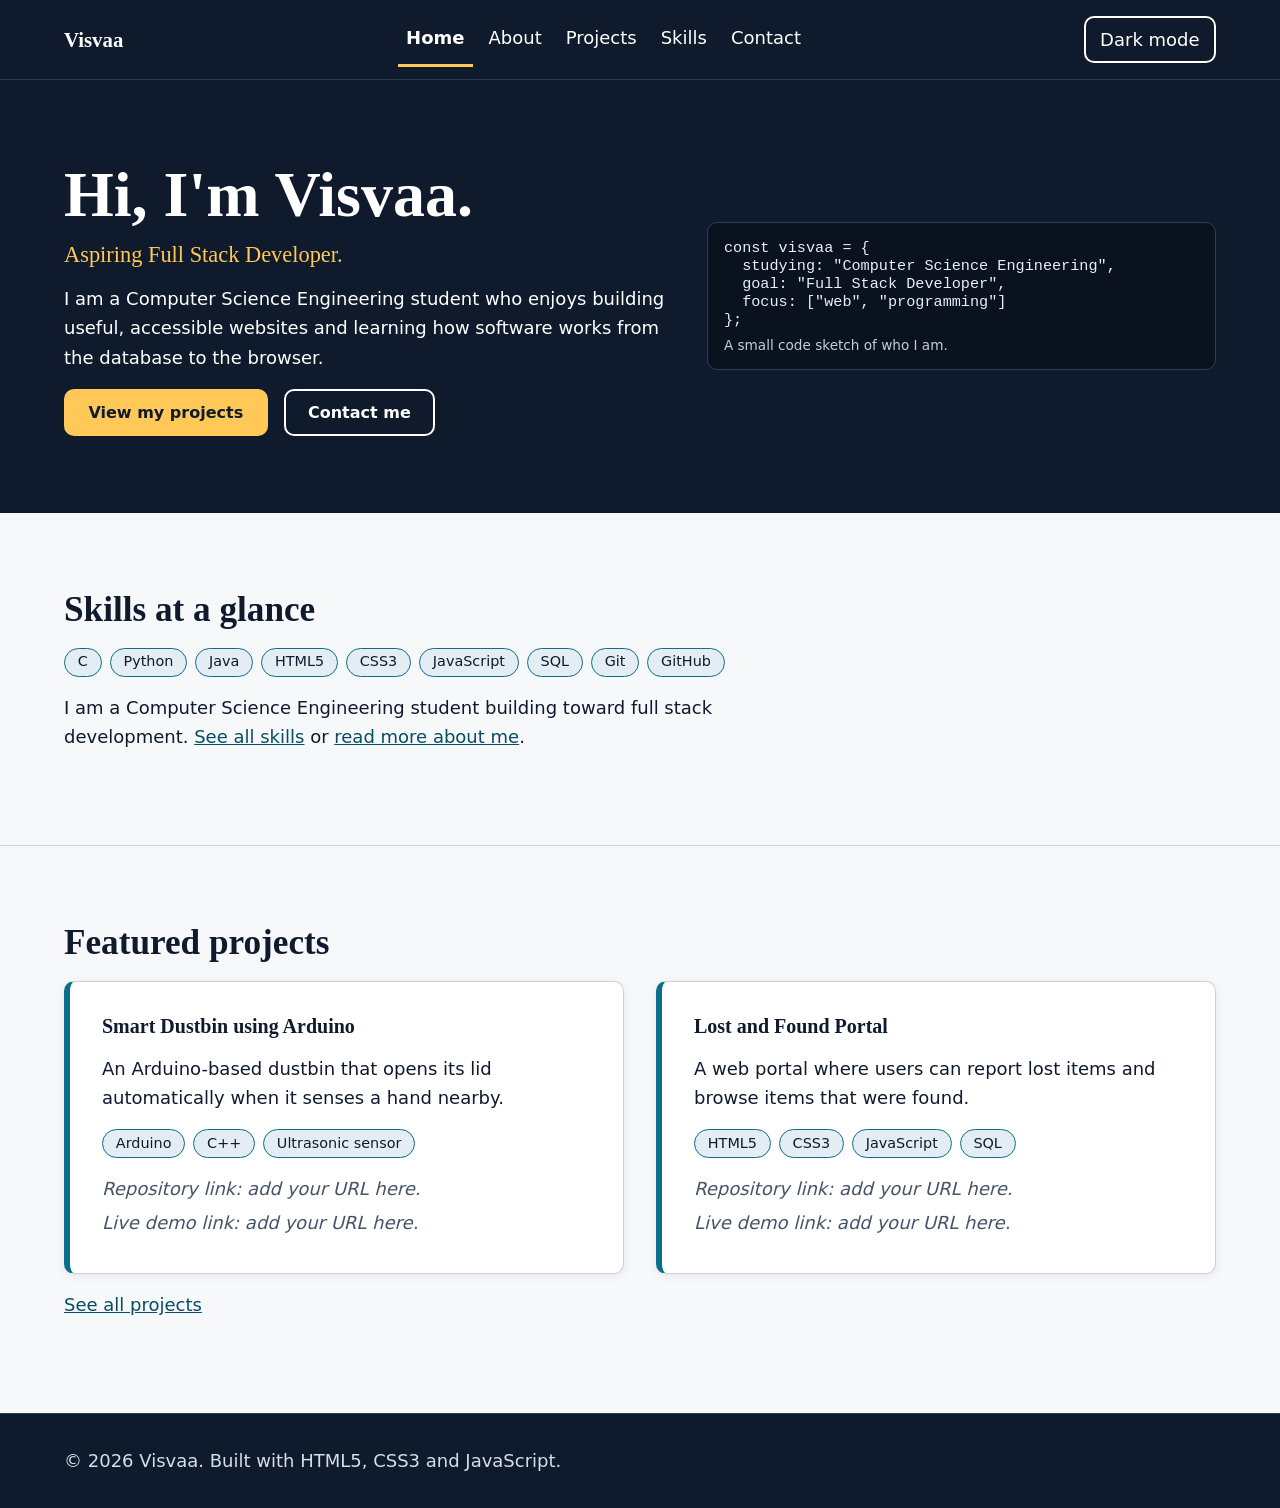
<file: index.html>
<!DOCTYPE html>
<html lang="en">
<head>
  <meta charset="UTF-8">
  <meta name="viewport" content="width=device-width, initial-scale=1">
  <meta name="color-scheme" content="light dark">
  <script>
    (function () {
      try {
        var t = localStorage.getItem("theme");
        if (t !== "dark" && t !== "light") t = matchMedia("(prefers-color-scheme: dark)").matches ? "dark" : "light";
        document.documentElement.setAttribute("data-theme", t);
      } catch (e) {}
    })();
  </script>
  <title>Home | Visvaa Portfolio</title>
  <meta name="description" content="Visvaa is a Computer Science Engineering student and aspiring Full Stack Developer. See projects, skills and contact details.">
  <link rel="stylesheet" href="css/style.css">
  <script src="js/script.js" defer></script>
</head>
<body>
  <a class="skip-link" href="#main">Skip to main content</a>
  <header class="site-header">
    <div class="container header-inner">
      <a class="brand" href="index.html">Visvaa</a>
      <div class="header-actions">
        <button class="theme-toggle" id="theme-toggle" type="button" aria-pressed="false">Dark mode</button>
        <button class="menu-toggle" id="menu-toggle" type="button" aria-expanded="false" aria-controls="site-menu">Menu</button>
      </div>
      <nav aria-label="Main">
        <ul class="nav-list" id="site-menu"><li><a href="index.html" aria-current="page">Home</a></li><li><a href="about.html">About</a></li><li><a href="projects.html">Projects</a></li><li><a href="skills.html">Skills</a></li><li><a href="contact.html">Contact</a></li></ul>
      </nav>
    </div>
  </header>
  <main id="main">
    <section class="hero" aria-labelledby="hero-title">
      <div class="container hero-grid">
        <div>
          <h1 id="hero-title">Hi, I'm Visvaa.</h1>
          <p class="subtitle">Aspiring Full Stack Developer.</p>
          <p>I am a Computer Science Engineering student who enjoys building useful, accessible websites and learning how software works from the database to the browser.</p>
          <div class="btn-group">
            <a class="btn btn-light" href="projects.html">View my projects</a>
            <a class="btn btn-outline" href="contact.html">Contact me</a>
          </div>
        </div>
        <figure class="code-card">
<pre><code>const visvaa = {
  studying: "Computer Science Engineering",
  goal: "Full Stack Developer",
  focus: ["web", "programming"]
};</code></pre>
          <figcaption>A small code sketch of who I am.</figcaption>
        </figure>
      </div>
    </section>
    <section class="block" aria-labelledby="glance-title">
      <div class="container">
        <h2 id="glance-title">Skills at a glance</h2>
        <ul class="tags">
          <li>C</li><li>Python</li><li>Java</li><li>HTML5</li><li>CSS3</li><li>JavaScript</li><li>SQL</li><li>Git</li><li>GitHub</li>
        </ul>
        <p>I am a Computer Science Engineering student building toward full stack development. <a href="skills.html">See all skills</a> or <a href="about.html">read more about me</a>.</p>
      </div>
    </section>
    <section class="block" aria-labelledby="featured-title">
      <div class="container">
        <h2 id="featured-title">Featured projects</h2>
        <ul class="grid">
          <li><article class="card">
            <h3>Smart Dustbin using Arduino</h3>
            <p>An Arduino-based dustbin that opens its lid automatically when it senses a hand nearby.</p>
            <ul class="tags" aria-label="Technologies used"><li>Arduino</li><li>C++</li><li>Ultrasonic sensor</li></ul>
            <p class="placeholder">Repository link: add your URL here.</p>
            <p class="placeholder">Live demo link: add your URL here.</p>
          </article></li>
          <li><article class="card">
            <h3>Lost and Found Portal</h3>
            <p>A web portal where users can report lost items and browse items that were found.</p>
            <ul class="tags" aria-label="Technologies used"><li>HTML5</li><li>CSS3</li><li>JavaScript</li><li>SQL</li></ul>
            <p class="placeholder">Repository link: add your URL here.</p>
            <p class="placeholder">Live demo link: add your URL here.</p>
          </article></li>
        </ul>
        <p><a href="projects.html">See all projects</a></p>
      </div>
    </section>
  </main>
  <footer class="site-footer">
    <div class="container">
      <p>&copy; <time datetime="2026">2026</time> Visvaa. Built with HTML5, CSS3 and JavaScript.</p>
    </div>
  </footer>
</body>
</html>
</file>
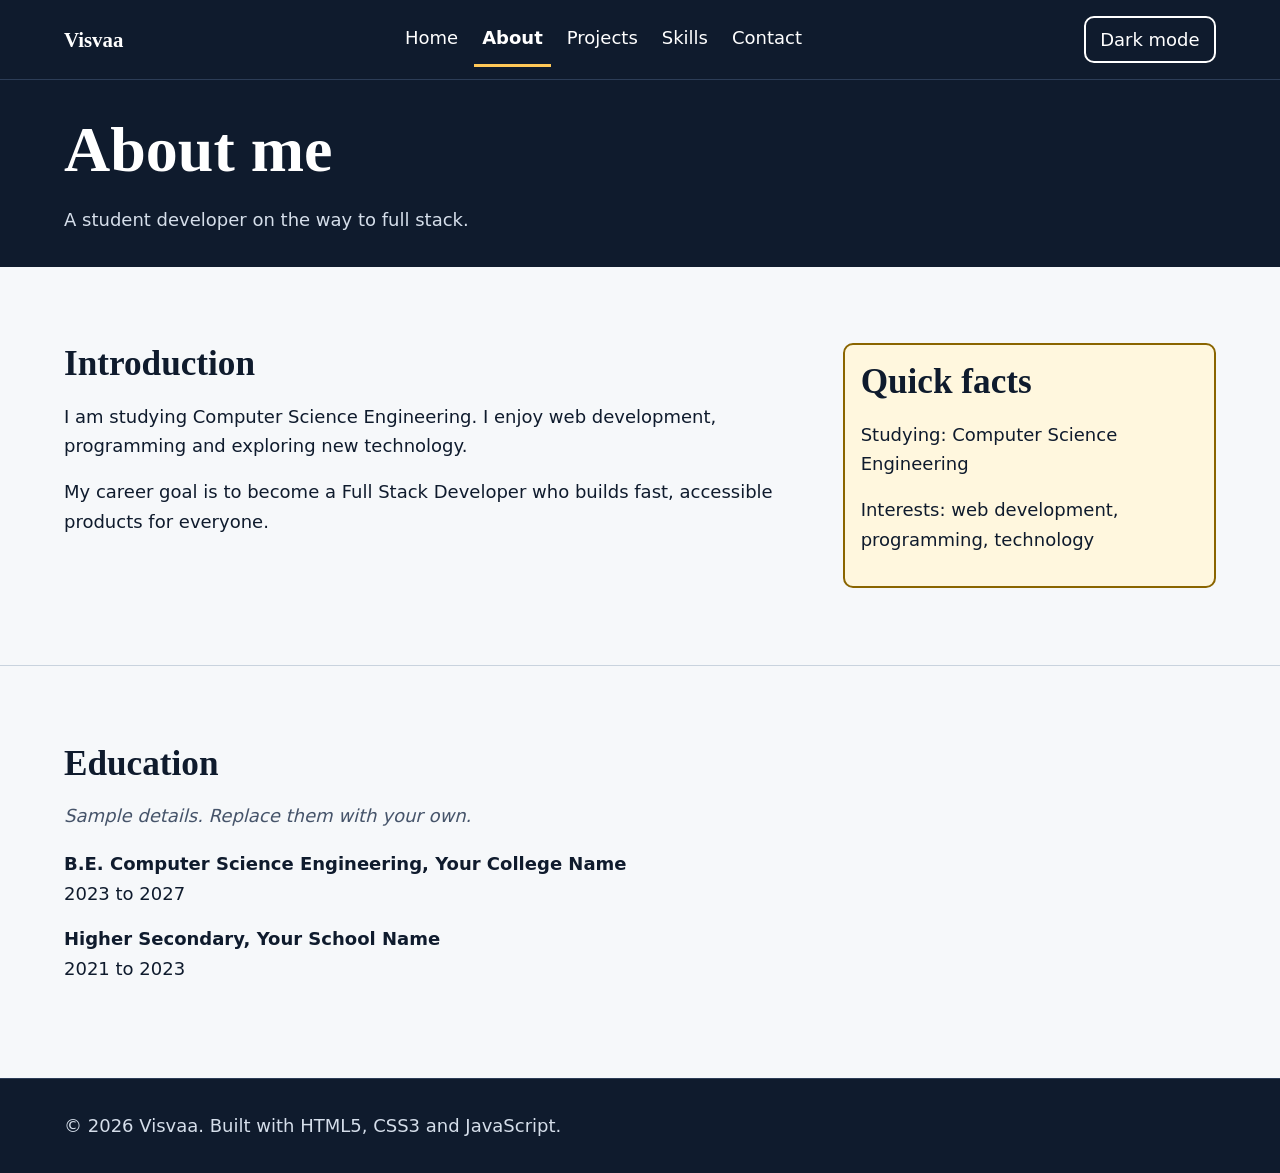
<file: about.html>
<!DOCTYPE html>
<html lang="en">
<head>
  <meta charset="UTF-8">
  <meta name="viewport" content="width=device-width, initial-scale=1">
  <meta name="color-scheme" content="light dark">
  <script>
    (function () {
      try {
        var t = localStorage.getItem("theme");
        if (t !== "dark" && t !== "light") t = matchMedia("(prefers-color-scheme: dark)").matches ? "dark" : "light";
        document.documentElement.setAttribute("data-theme", t);
      } catch (e) {}
    })();
  </script>
  <title>About | Visvaa Portfolio</title>
  <meta name="description" content="Learn about Visvaa, a Computer Science Engineering student interested in web development, programming and technology.">
  <link rel="stylesheet" href="css/style.css">
  <script src="js/script.js" defer></script>
</head>
<body>
  <a class="skip-link" href="#main">Skip to main content</a>
  <header class="site-header">
    <div class="container header-inner">
      <a class="brand" href="index.html">Visvaa</a>
      <div class="header-actions">
        <button class="theme-toggle" id="theme-toggle" type="button" aria-pressed="false">Dark mode</button>
        <button class="menu-toggle" id="menu-toggle" type="button" aria-expanded="false" aria-controls="site-menu">Menu</button>
      </div>
      <nav aria-label="Main">
        <ul class="nav-list" id="site-menu"><li><a href="index.html">Home</a></li><li><a href="about.html" aria-current="page">About</a></li><li><a href="projects.html">Projects</a></li><li><a href="skills.html">Skills</a></li><li><a href="contact.html">Contact</a></li></ul>
      </nav>
    </div>
  </header>
  <main id="main">
    <header class="page-title"><div class="container"><h1>About me</h1><p>A student developer on the way to full stack.</p></div></header>
    <section class="block" aria-labelledby="intro-title">
      <div class="container layout-two">
        <div>
          <h2 id="intro-title">Introduction</h2>
          <p>I am studying Computer Science Engineering. I enjoy web development, programming and exploring new technology.</p>
          <p>My career goal is to become a Full Stack Developer who builds fast, accessible products for everyone.</p>
        </div>
        <aside class="note" aria-labelledby="facts-title">
          <h2 id="facts-title">Quick facts</h2>
          <p>Studying: Computer Science Engineering</p>
          <p>Interests: web development, programming, technology</p>
        </aside>
      </div>
    </section>
    <section class="block" aria-labelledby="edu-title">
      <div class="container">
        <h2 id="edu-title">Education</h2>
        <p class="placeholder">Sample details. Replace them with your own.</p>
        <dl class="edu">
          <dt>B.E. Computer Science Engineering, Your College Name</dt>
          <dd><time datetime="2023">2023</time> to <time datetime="2027">2027</time></dd>
          <dt>Higher Secondary, Your School Name</dt>
          <dd><time datetime="2021">2021</time> to <time datetime="2023">2023</time></dd>
        </dl>
      </div>
    </section>
  </main>
  <footer class="site-footer">
    <div class="container">
      <p>&copy; <time datetime="2026">2026</time> Visvaa. Built with HTML5, CSS3 and JavaScript.</p>
    </div>
  </footer>
</body>
</html>
</file>
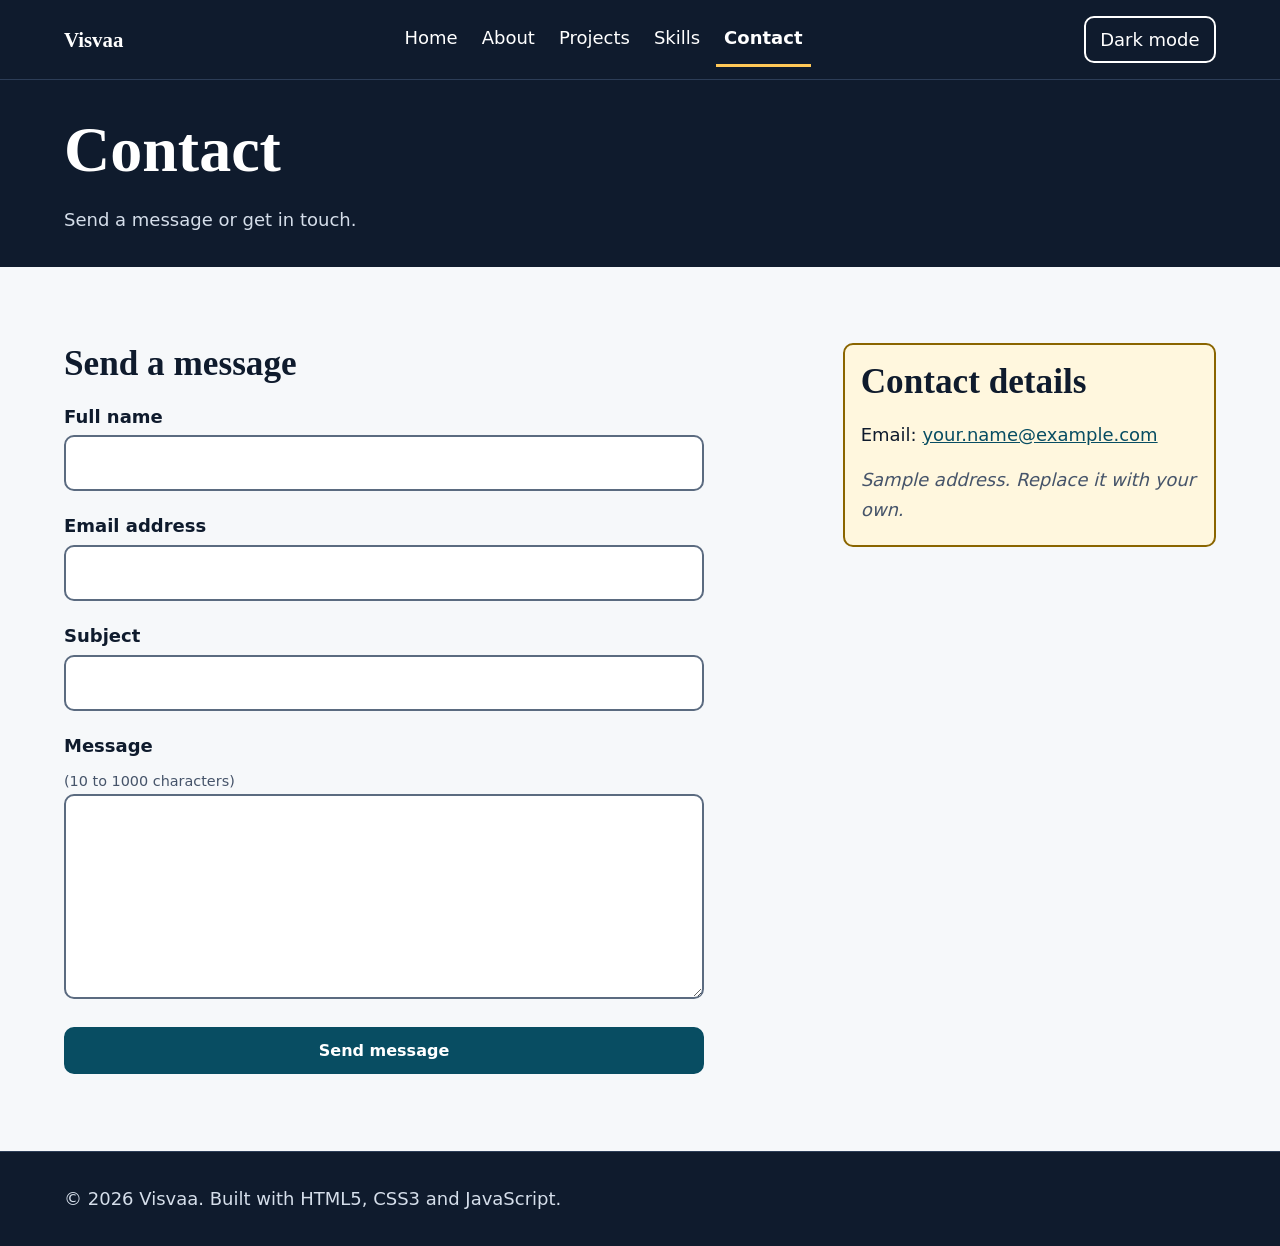
<file: contact.html>
<!DOCTYPE html>
<html lang="en">
<head>
  <meta charset="UTF-8">
  <meta name="viewport" content="width=device-width, initial-scale=1">
  <meta name="color-scheme" content="light dark">
  <script>
    (function () {
      try {
        var t = localStorage.getItem("theme");
        if (t !== "dark" && t !== "light") t = matchMedia("(prefers-color-scheme: dark)").matches ? "dark" : "light";
        document.documentElement.setAttribute("data-theme", t);
      } catch (e) {}
    })();
  </script>
  <title>Contact | Visvaa Portfolio</title>
  <meta name="description" content="Contact Visvaa using the form. Includes accessible validation and clear status messages.">
  <link rel="stylesheet" href="css/style.css">
  <script src="js/script.js" defer></script>
</head>
<body>
  <a class="skip-link" href="#main">Skip to main content</a>
  <header class="site-header">
    <div class="container header-inner">
      <a class="brand" href="index.html">Visvaa</a>
      <div class="header-actions">
        <button class="theme-toggle" id="theme-toggle" type="button" aria-pressed="false">Dark mode</button>
        <button class="menu-toggle" id="menu-toggle" type="button" aria-expanded="false" aria-controls="site-menu">Menu</button>
      </div>
      <nav aria-label="Main">
        <ul class="nav-list" id="site-menu"><li><a href="index.html">Home</a></li><li><a href="about.html">About</a></li><li><a href="projects.html">Projects</a></li><li><a href="skills.html">Skills</a></li><li><a href="contact.html" aria-current="page">Contact</a></li></ul>
      </nav>
    </div>
  </header>
  <main id="main">
    <header class="page-title"><div class="container"><h1>Contact</h1><p>Send a message or get in touch.</p></div></header>
    <section class="block" aria-labelledby="form-title">
      <div class="container layout-two">
        <div>
          <h2 id="form-title">Send a message</h2>
          <form id="contact-form" novalidate>
        <div>
          <label for="name">Full name</label>
          <input id="name" name="name" type="text" required minlength="2" maxlength="80" autocomplete="name" aria-describedby="name-error">
          <p class="error" id="name-error"></p>
        </div>
        <div>
          <label for="email">Email address</label>
          <input id="email" name="email" type="email" required maxlength="120" autocomplete="email" aria-describedby="email-error">
          <p class="error" id="email-error"></p>
        </div>
        <div>
          <label for="subject">Subject</label>
          <input id="subject" name="subject" type="text" required minlength="3" maxlength="100" aria-describedby="subject-error">
          <p class="error" id="subject-error"></p>
        </div>
        <div>
          <label for="message">Message</label><span class="hint" id="message-hint"> (10 to 1000 characters)</span>
          <textarea id="message" name="message" rows="6" required minlength="10" maxlength="1000" aria-describedby="message-hint message-error"></textarea>
          <p class="error" id="message-error"></p>
        </div>
            <button class="btn" type="submit">Send message</button>
            <p class="status" id="form-status" role="status" aria-live="polite"></p>
          </form>
        </div>
        <aside class="note" aria-labelledby="details-title">
          <h2 id="details-title">Contact details</h2>
          <address>
            <p>Email: <a href="mailto:your.name@example.com">your.name@example.com</a></p>
            <p class="placeholder">Sample address. Replace it with your own.</p>
          </address>
        </aside>
      </div>
    </section>
  </main>
  <footer class="site-footer">
    <div class="container">
      <p>&copy; <time datetime="2026">2026</time> Visvaa. Built with HTML5, CSS3 and JavaScript.</p>
    </div>
  </footer>
</body>
</html>
</file>
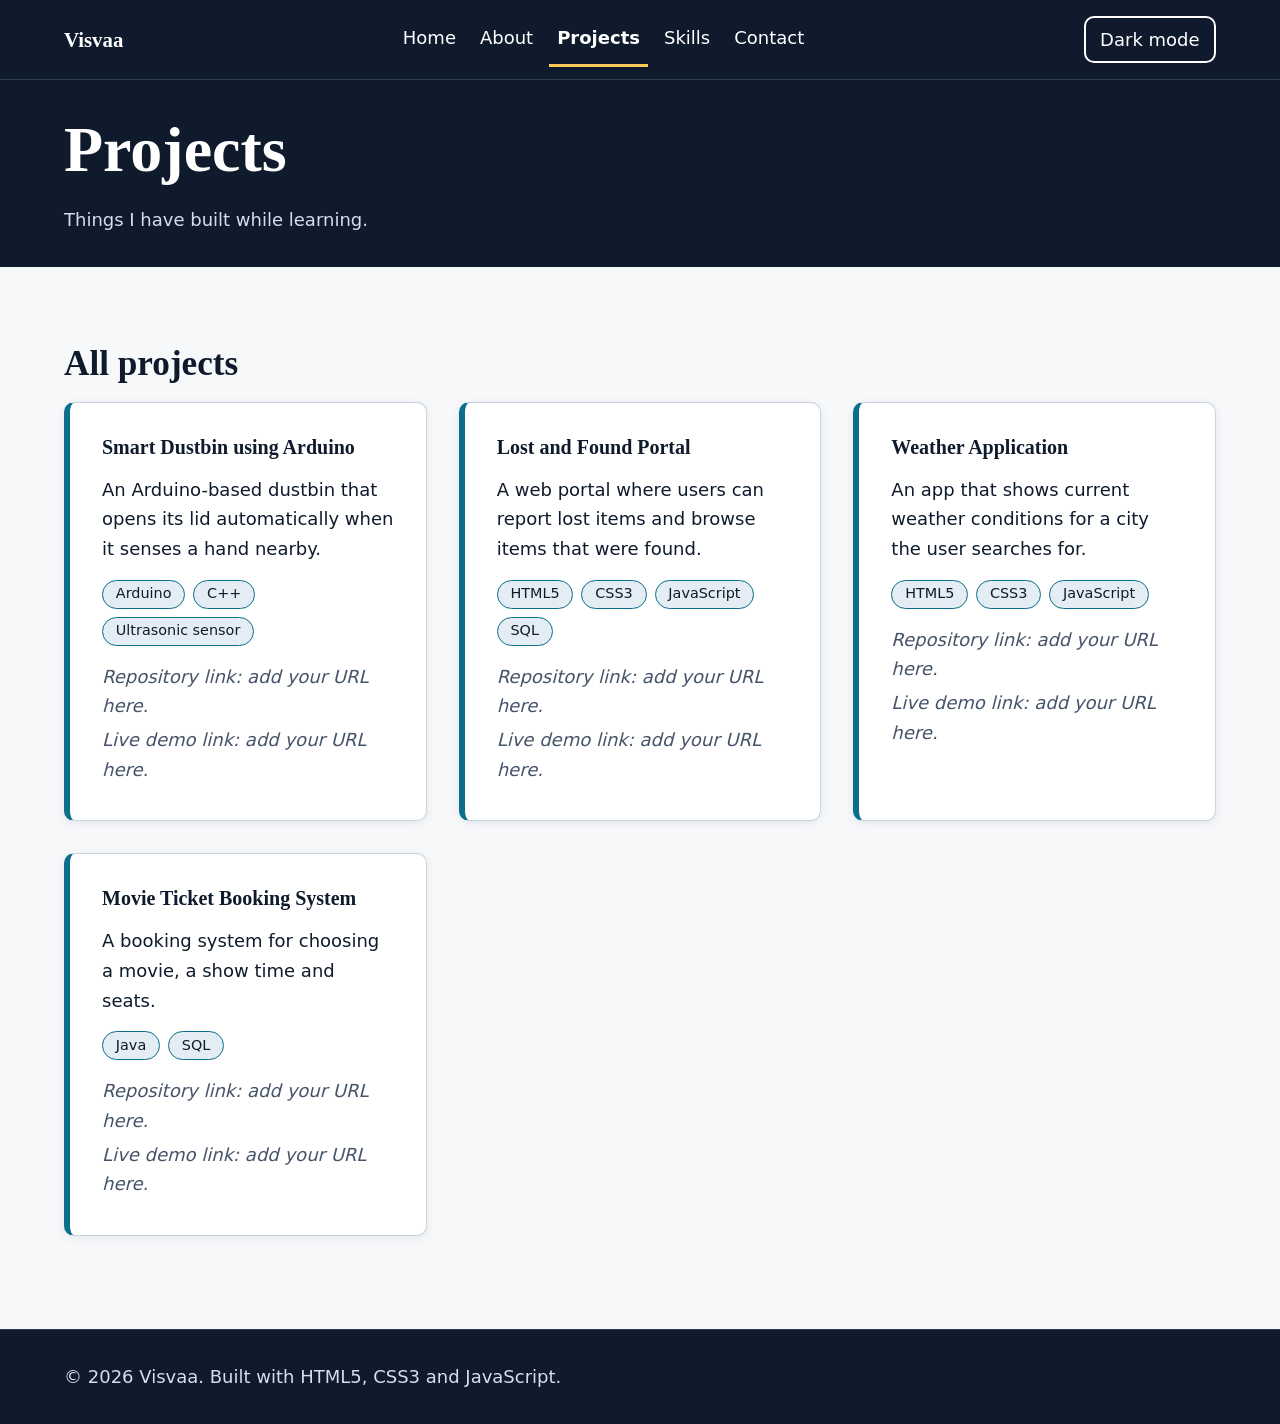
<file: projects.html>
<!DOCTYPE html>
<html lang="en">
<head>
  <meta charset="UTF-8">
  <meta name="viewport" content="width=device-width, initial-scale=1">
  <meta name="color-scheme" content="light dark">
  <script>
    (function () {
      try {
        var t = localStorage.getItem("theme");
        if (t !== "dark" && t !== "light") t = matchMedia("(prefers-color-scheme: dark)").matches ? "dark" : "light";
        document.documentElement.setAttribute("data-theme", t);
      } catch (e) {}
    })();
  </script>
  <title>Projects | Visvaa Portfolio</title>
  <meta name="description" content="Projects by Visvaa: Smart Dustbin with Arduino, Lost and Found Portal, Weather Application and Movie Ticket Booking System.">
  <link rel="stylesheet" href="css/style.css">
  <script src="js/script.js" defer></script>
</head>
<body>
  <a class="skip-link" href="#main">Skip to main content</a>
  <header class="site-header">
    <div class="container header-inner">
      <a class="brand" href="index.html">Visvaa</a>
      <div class="header-actions">
        <button class="theme-toggle" id="theme-toggle" type="button" aria-pressed="false">Dark mode</button>
        <button class="menu-toggle" id="menu-toggle" type="button" aria-expanded="false" aria-controls="site-menu">Menu</button>
      </div>
      <nav aria-label="Main">
        <ul class="nav-list" id="site-menu"><li><a href="index.html">Home</a></li><li><a href="about.html">About</a></li><li><a href="projects.html" aria-current="page">Projects</a></li><li><a href="skills.html">Skills</a></li><li><a href="contact.html">Contact</a></li></ul>
      </nav>
    </div>
  </header>
  <main id="main">
    <header class="page-title"><div class="container"><h1>Projects</h1><p>Things I have built while learning.</p></div></header>
    <section class="block" aria-labelledby="all-projects">
      <div class="container">
        <h2 id="all-projects">All projects</h2>
        <ul class="grid">
          <li><article class="card">
            <h3>Smart Dustbin using Arduino</h3>
            <p>An Arduino-based dustbin that opens its lid automatically when it senses a hand nearby.</p>
            <ul class="tags" aria-label="Technologies used"><li>Arduino</li><li>C++</li><li>Ultrasonic sensor</li></ul>
            <p class="placeholder">Repository link: add your URL here.</p>
            <p class="placeholder">Live demo link: add your URL here.</p>
          </article></li>
          <li><article class="card">
            <h3>Lost and Found Portal</h3>
            <p>A web portal where users can report lost items and browse items that were found.</p>
            <ul class="tags" aria-label="Technologies used"><li>HTML5</li><li>CSS3</li><li>JavaScript</li><li>SQL</li></ul>
            <p class="placeholder">Repository link: add your URL here.</p>
            <p class="placeholder">Live demo link: add your URL here.</p>
          </article></li>
          <li><article class="card">
            <h3>Weather Application</h3>
            <p>An app that shows current weather conditions for a city the user searches for.</p>
            <ul class="tags" aria-label="Technologies used"><li>HTML5</li><li>CSS3</li><li>JavaScript</li></ul>
            <p class="placeholder">Repository link: add your URL here.</p>
            <p class="placeholder">Live demo link: add your URL here.</p>
          </article></li>
          <li><article class="card">
            <h3>Movie Ticket Booking System</h3>
            <p>A booking system for choosing a movie, a show time and seats.</p>
            <ul class="tags" aria-label="Technologies used"><li>Java</li><li>SQL</li></ul>
            <p class="placeholder">Repository link: add your URL here.</p>
            <p class="placeholder">Live demo link: add your URL here.</p>
          </article></li>
        </ul>
      </div>
    </section>
  </main>
  <footer class="site-footer">
    <div class="container">
      <p>&copy; <time datetime="2026">2026</time> Visvaa. Built with HTML5, CSS3 and JavaScript.</p>
    </div>
  </footer>
</body>
</html>
</file>
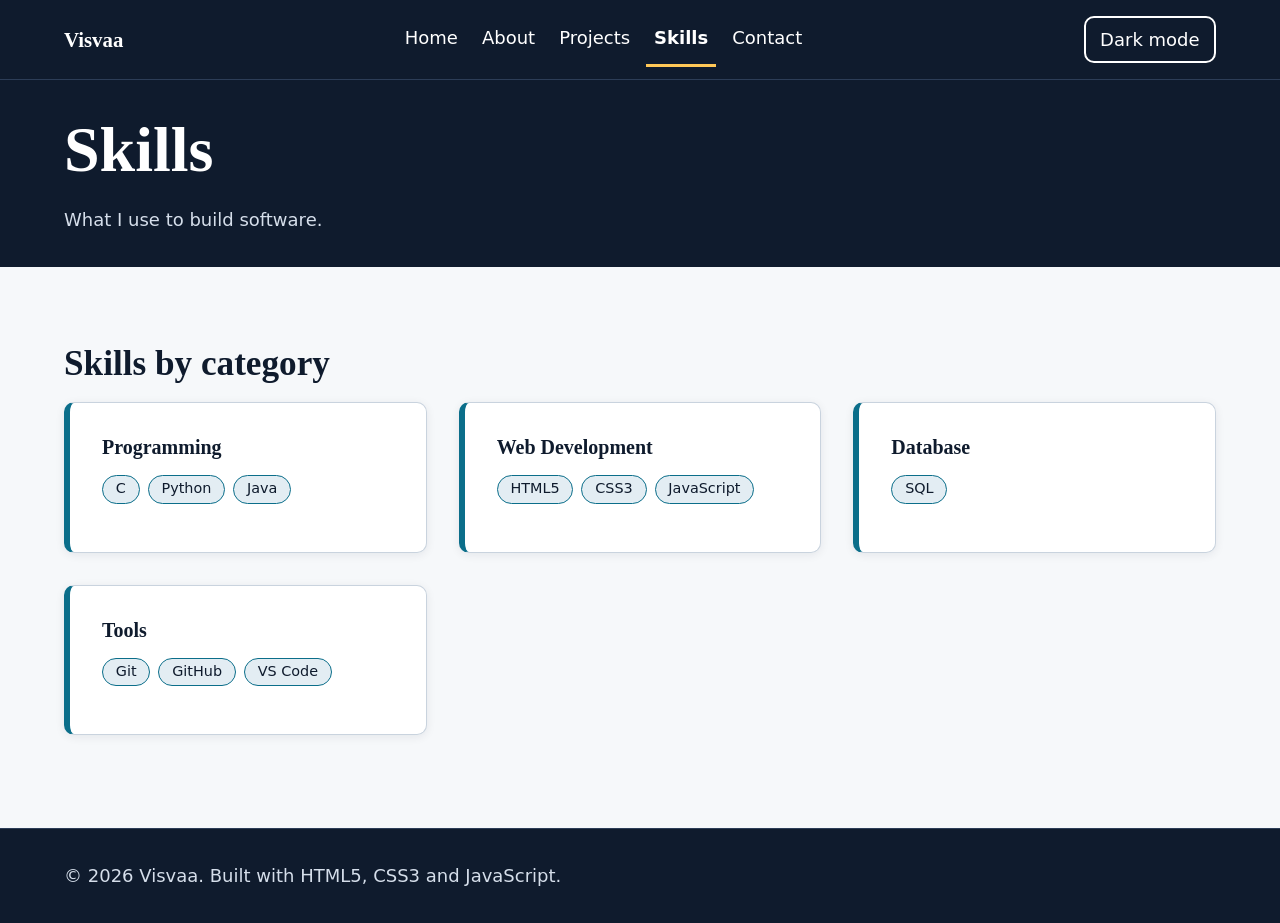
<file: skills.html>
<!DOCTYPE html>
<html lang="en">
<head>
  <meta charset="UTF-8">
  <meta name="viewport" content="width=device-width, initial-scale=1">
  <meta name="color-scheme" content="light dark">
  <script>
    (function () {
      try {
        var t = localStorage.getItem("theme");
        if (t !== "dark" && t !== "light") t = matchMedia("(prefers-color-scheme: dark)").matches ? "dark" : "light";
        document.documentElement.setAttribute("data-theme", t);
      } catch (e) {}
    })();
  </script>
  <title>Skills | Visvaa Portfolio</title>
  <meta name="description" content="Skills of Visvaa in programming, web development, databases and developer tools.">
  <link rel="stylesheet" href="css/style.css">
  <script src="js/script.js" defer></script>
</head>
<body>
  <a class="skip-link" href="#main">Skip to main content</a>
  <header class="site-header">
    <div class="container header-inner">
      <a class="brand" href="index.html">Visvaa</a>
      <div class="header-actions">
        <button class="theme-toggle" id="theme-toggle" type="button" aria-pressed="false">Dark mode</button>
        <button class="menu-toggle" id="menu-toggle" type="button" aria-expanded="false" aria-controls="site-menu">Menu</button>
      </div>
      <nav aria-label="Main">
        <ul class="nav-list" id="site-menu"><li><a href="index.html">Home</a></li><li><a href="about.html">About</a></li><li><a href="projects.html">Projects</a></li><li><a href="skills.html" aria-current="page">Skills</a></li><li><a href="contact.html">Contact</a></li></ul>
      </nav>
    </div>
  </header>
  <main id="main">
    <header class="page-title"><div class="container"><h1>Skills</h1><p>What I use to build software.</p></div></header>
    <section class="block" aria-labelledby="skills-title">
      <div class="container">
        <h2 id="skills-title">Skills by category</h2>
        <ul class="grid">
          <li><section class="card" aria-labelledby="sk0">
            <h3 id="sk0">Programming</h3>
            <ul class="tags"><li>C</li><li>Python</li><li>Java</li></ul>
          </section></li>
          <li><section class="card" aria-labelledby="sk1">
            <h3 id="sk1">Web Development</h3>
            <ul class="tags"><li>HTML5</li><li>CSS3</li><li>JavaScript</li></ul>
          </section></li>
          <li><section class="card" aria-labelledby="sk2">
            <h3 id="sk2">Database</h3>
            <ul class="tags"><li>SQL</li></ul>
          </section></li>
          <li><section class="card" aria-labelledby="sk3">
            <h3 id="sk3">Tools</h3>
            <ul class="tags"><li>Git</li><li>GitHub</li><li>VS Code</li></ul>
          </section></li>
        </ul>
      </div>
    </section>
  </main>
  <footer class="site-footer">
    <div class="container">
      <p>&copy; <time datetime="2026">2026</time> Visvaa. Built with HTML5, CSS3 and JavaScript.</p>
    </div>
  </footer>
</body>
</html>
</file>
<file: css/style.css>
/* ===== 1. Design tokens (light theme is the default) ===== */
:root{
  --font-body:system-ui,-apple-system,"Segoe UI",Roboto,sans-serif;
  --font-head:Georgia,"Times New Roman",serif;
  --font-mono:ui-monospace,Consolas,monospace;
  --fs-body:clamp(1rem,.95rem + .25vw,1.125rem);
  --fs-h1:clamp(2.2rem,1.4rem + 4vw,4rem);
  --fs-h2:clamp(1.6rem,1.2rem + 1.5vw,2.2rem);
  --s1:.5rem;--s2:1rem;--s3:2rem;--s4:clamp(2.5rem,6vw,5rem);
  --radius:10px;--border:1px solid var(--line);
  --shadow:0 2px 10px rgb(15 27 45 / .08);--shadow-hover:0 10px 24px rgb(15 27 45 / .16);
  --wrap:min(100% - 2rem,72rem);--card-min:min(100%,17rem);
  --band:#0f1b2d;--band-text:#fff;--band-muted:#d5deea;--sun:#ffc857;
  --bg:#f6f8fa;--surface:#fff;--text:#0f1b2d;--muted:#46546a;--line:#c9d3de;
  --link:#084d62;--accent:#0b6e8a;--btn:#084d62;--tag-bg:#e3edf3;--field-border:#5b6b80;
  --err:#b00020;--err-bg:#fde8ec;--err-text:#7a0016;--ok:#0a6b3a;--ok-bg:#e4f5ec;--ok-text:#064a28;
  --note-bg:#fff7de;--note-border:#8a6500;--focus-gap:#0f1b2d;
  color-scheme:light;
}
/* ===== 2. Dark theme: only the variables change ===== */
:root[data-theme="dark"]{
  --bg:#0a111c;--surface:#131f33;--text:#e8eef7;--muted:#b3c0d3;--line:#2c3d57;
  --link:#7fd8ee;--accent:#5cc8e6;--btn:#084d62;--tag-bg:#1c2b45;--field-border:#8a9bb3;
  --err:#ff9aa9;--err-bg:#3a0f18;--err-text:#ffd3da;--ok:#66d49a;--ok-bg:#0d2e1e;--ok-text:#c6f2da;
  --note-bg:#2a2208;--note-border:#e0b43c;--focus-gap:#fff;
  --shadow:0 2px 10px rgb(0 0 0 / .5);--shadow-hover:0 10px 24px rgb(0 0 0 / .6);
  color-scheme:dark;
}
/* ===== 3. Base ===== */
*,*::before,*::after{box-sizing:border-box}
html{scroll-padding-top:5rem}
body{margin:0;font:var(--fs-body)/1.65 var(--font-body);color:var(--text);background:var(--bg);transition:background-color .3s,color .3s;overflow-x:hidden}
:is(h1,h2,h3){font-family:var(--font-head);line-height:1.2;margin:0 0 var(--s2)}
h1{font-size:var(--fs-h1)}h2{font-size:var(--fs-h2)}h3{font-size:1.25rem}
p{max-width:65ch;margin:0 0 var(--s2)}
a{color:var(--link)}
:where(img,svg){max-width:100%;height:auto}
:focus-visible{outline:3px solid var(--sun);outline-offset:3px;box-shadow:0 0 0 5px var(--focus-gap)}
.skip-link{position:absolute;left:var(--s2);top:-4rem;background:var(--sun);color:#0f1b2d;padding:var(--s1) var(--s2);border-radius:var(--radius);z-index:10;font-weight:700}
.skip-link:focus{top:var(--s1)}
.container{width:var(--wrap);margin-inline:auto}
/* ===== 4. Header and navigation (Flexbox) ===== */
.site-header{background:var(--band);position:sticky;top:0;z-index:5;border-bottom:1px solid #2c3d57}
.header-inner{display:flex;align-items:center;justify-content:space-between;flex-wrap:wrap;gap:var(--s1);padding-block:.75rem}
.header-actions{display:flex;gap:var(--s1);align-items:center}
.brand{color:var(--band-text);font:700 1.3rem var(--font-head);text-decoration:none}
:is(.menu-toggle,.theme-toggle){background:none;color:var(--band-text);border:2px solid var(--band-text);border-radius:var(--radius);padding:.4rem .9rem;font:inherit;cursor:pointer;transition:background-color .2s,color .2s}
:is(.menu-toggle,.theme-toggle):hover{background:var(--band-text);color:var(--band)}
.theme-toggle[aria-pressed="true"]{background:var(--sun);border-color:var(--sun);color:#0f1b2d}
.nav-list{list-style:none;margin:0;padding:0;display:flex;flex-direction:column;width:100%}
html.js .nav-list{display:none}
html.js .nav-list.is-open{display:flex}
.nav-list a{display:block;color:var(--band-text);text-decoration:none;padding:.7rem .5rem;border-bottom:3px solid transparent;transition:border-color .2s}
.nav-list a:hover{border-bottom-color:var(--sun)}
.nav-list a[aria-current="page"]{border-bottom-color:var(--sun);font-weight:700}
/* ===== 5. Hero (Grid) ===== */
.hero{background:var(--band);color:var(--band-text);padding-block:var(--s4)}
.hero-grid{display:grid;gap:var(--s3);align-items:center}
.hero-grid>div{animation:rise .7s ease-out both}
.hero h1{margin-bottom:var(--s1)}
.subtitle{font:1.4rem var(--font-head);color:var(--sun)}
.code-card{background:#0a1220;color:#e8eef7;border:1px solid #2c3d57;border-radius:var(--radius);padding:var(--s2);font:.95rem var(--font-mono);overflow-x:auto;margin:0}
.code-card pre{margin:0}
.code-card figcaption{color:#c2cee0;font:.85rem var(--font-body);margin-top:var(--s1)}
.page-title{background:var(--band);color:var(--band-text);padding-block:var(--s3)}
.page-title p{color:var(--band-muted);margin:0}
@keyframes rise{from{opacity:0;transform:translateY(12px)}to{opacity:1;transform:none}}
/* ===== 6. Sections, buttons ===== */
.block{padding-block:var(--s4)}
.block+.block{border-top:var(--border)}
.btn{display:inline-block;padding:.75rem 1.4rem;border-radius:var(--radius);font:700 1rem var(--font-body);text-decoration:none;text-align:center;border:2px solid var(--btn);background:var(--btn);color:#fff;cursor:pointer;transition:background-color .2s,color .2s,transform .2s}
.btn:hover{background:#fff;color:var(--btn)}
.btn:active{transform:scale(.97)}
.btn-light{background:var(--sun);border-color:var(--sun);color:#0f1b2d}
.btn-light:hover{background:transparent;color:var(--sun)}
.btn-outline{background:transparent;border-color:#fff}
.btn-outline:hover{background:#fff;color:#0f1b2d}
.btn-group{display:flex;flex-wrap:wrap;gap:var(--s2);margin-top:var(--s2)}
.btn-group .btn{flex:1 1 100%}
/* ===== 7. Cards: auto-fit Grid ===== */
.grid{display:grid;gap:var(--s3);grid-template-columns:repeat(auto-fit,minmax(var(--card-min),1fr));padding:0;list-style:none;margin:0 0 var(--s2)}
.card{background:var(--surface);border:var(--border);border-left:6px solid var(--accent);border-radius:var(--radius);padding:clamp(1.1rem,3vw,2rem);height:100%;box-shadow:var(--shadow);transition:transform .2s,box-shadow .2s}
.card:hover{transform:translateY(-4px);box-shadow:var(--shadow-hover)}
.tags{display:flex;flex-wrap:wrap;gap:var(--s1);list-style:none;padding:0;margin:0 0 var(--s2)}
.tags li{background:var(--tag-bg);border:1px solid var(--accent);border-radius:999px;padding:.1rem .8rem;font-size:.9rem}
.placeholder{font-style:italic;color:var(--muted);margin:0 0 .25rem}
.layout-two{display:grid;gap:var(--s3)}
aside.note{background:var(--note-bg);border:2px solid var(--note-border);border-radius:var(--radius);padding:var(--s2);align-self:start}
dl.edu dt{font-weight:700}dl.edu dd{margin:0 0 var(--s2)}
/* ===== 8. Forms ===== */
form{display:grid;gap:var(--s2);max-width:40rem}
label{display:block;font-weight:700;margin-bottom:.25rem}
.hint{color:var(--muted);font-size:.9rem}
:is(input,textarea){width:100%;font:inherit;padding:.7rem;border:2px solid var(--field-border);border-radius:var(--radius);background:var(--surface);color:var(--text);transition:border-color .2s}
:is(input,textarea):hover{border-color:var(--accent)}
:is(input,textarea)[aria-invalid="true"]{border-color:var(--err);border-width:3px}
textarea{resize:vertical}
.error{color:var(--err);font-weight:600;margin:.25rem 0 0}
.error:not(:empty)::before{content:"\26A0  Error: "}
.status{padding:var(--s2);border-radius:var(--radius);margin:0}
.status:empty{display:none}
.status.success{background:var(--ok-bg);border:2px solid var(--ok);color:var(--ok-text)}
.status.error-status{background:var(--err-bg);border:2px solid var(--err);color:var(--err-text)}
address{font-style:normal}
form .btn{width:100%}
/* ===== 9. Footer ===== */
.site-footer{background:var(--band);color:var(--band-muted);padding-block:var(--s3);border-top:1px solid #2c3d57}
.site-footer p{margin:0}
/* ===== 10. Mobile-first breakpoints: 480, 768, 1024 ===== */
@media (min-width:30em){.btn-group .btn{flex:0 0 auto}form .btn{width:auto}}
@media (min-width:48em){
  .menu-toggle{display:none}
  .nav-list,html.js .nav-list{display:flex;flex-direction:row;width:auto;gap:var(--s1)}
  .header-inner{flex-wrap:nowrap}
  .header-actions{order:3}
  .layout-two{grid-template-columns:minmax(0,2fr) minmax(14rem,1fr)}
}
@media (min-width:64em){.hero-grid{grid-template-columns:1.2fr 1fr}.header-inner{gap:var(--s3)}}
@media (min-width:90em){:root{--wrap:min(100% - 4rem,80rem)}}
/* ===== 11. Reduced motion ===== */
@media (prefers-reduced-motion:reduce){*,*::before,*::after{transition:none!important;animation:none!important;scroll-behavior:auto!important}.card:hover,.btn:active{transform:none}}
</file>
